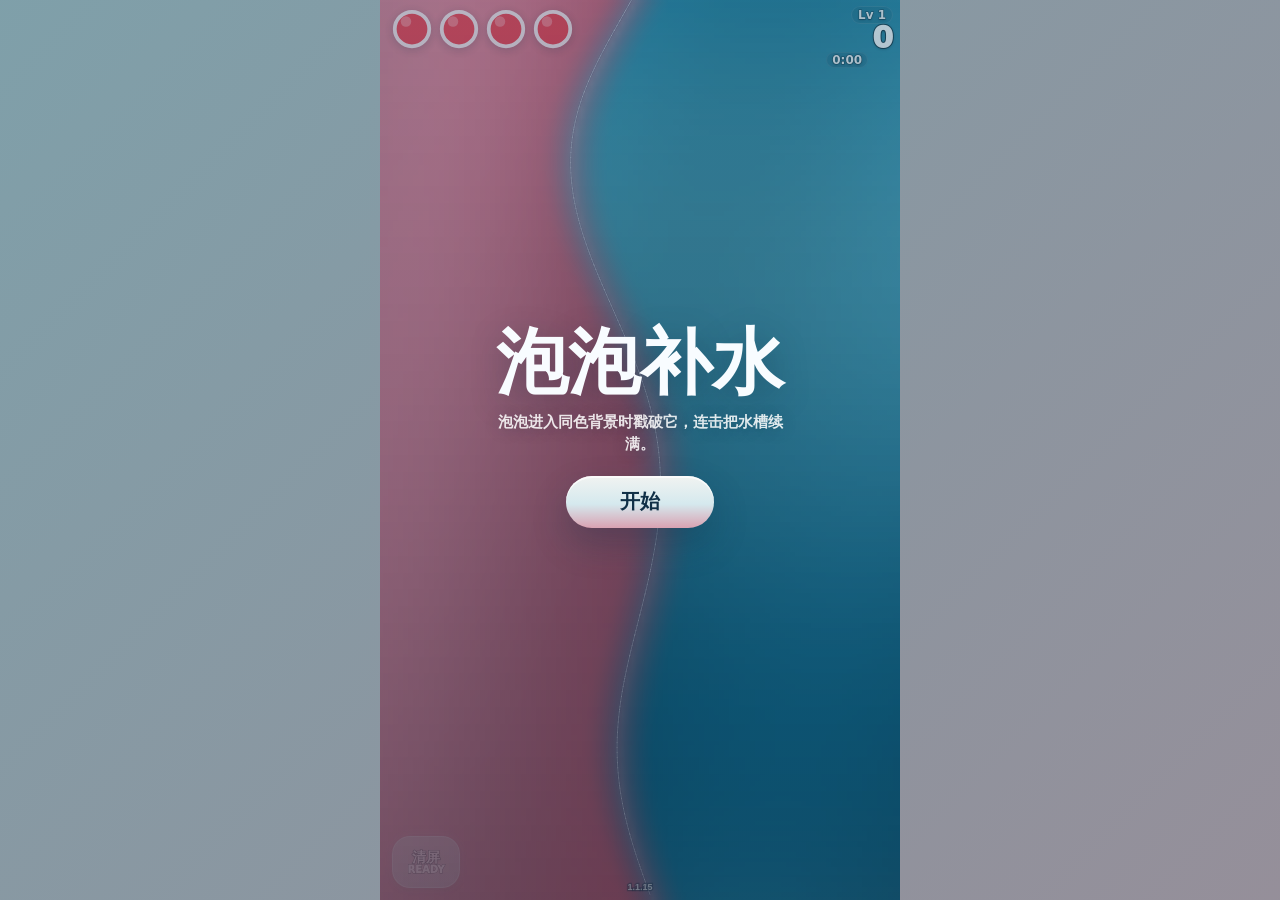
<file: index.html>
<!doctype html>
<html lang="zh-CN">
  <head>
    <meta charset="UTF-8" />
    <meta name="viewport" content="width=device-width, initial-scale=1, viewport-fit=cover" />
    <meta name="theme-color" content="#8ebfcb" />
    <title>泡泡补水</title>
    <link rel="stylesheet" href="./styles.css?v=1.1.15" />
  </head>
  <body>
    <main class="phone-shell" aria-label="泡泡补水游戏">
      <canvas id="game" aria-label="游戏画面"></canvas>

      <section class="hud" aria-label="游戏状态">
        <span id="difficultyLevel" class="difficulty-level">Lv 1</span>
        <div class="score-block water-block">
          <div class="water-topline">
            <span class="caption">水槽</span>
            <strong id="waterValue" class="water-value">100%</strong>
          </div>
          <div id="heartMeter" class="heart-meter" aria-hidden="true">
            <img class="heart-bubble" alt="" />
            <img class="heart-bubble" alt="" />
            <img class="heart-bubble" alt="" />
            <img class="heart-bubble" alt="" />
          </div>
          <div class="water-meter" aria-hidden="true">
            <span id="waterFill"></span>
          </div>
          <div id="comboChip" class="combo-chip" aria-live="polite"></div>
        </div>

        <div class="score-block right">
          <span class="caption">分数</span>
          <strong id="score">0</strong>
          <span id="timeValue" class="time-pill" aria-label="存活时间">0:00</span>
        </div>
      </section>

      <button id="clearSkill" class="clear-skill ready" type="button" aria-label="清屏技能">
        <span>清屏</span>
        <strong id="clearSkillValue">READY</strong>
      </button>

      <section id="curtain" class="curtain">
        <div class="title-mark">泡泡补水</div>
        <p class="start-copy">泡泡进入同色背景时戳破它，连击把水槽续满。</p>
        <button id="startButton" class="primary-button" type="button">开始</button>
        <div id="endStats" class="end-stats"></div>
      </section>
      <div id="startTransition" class="start-transition" aria-hidden="true"></div>
    </main>

    <script src="./background-engine.js?v=1.1.10" defer></script>
    <script src="./game.js?v=1.1.15" defer></script>
  </body>
</html>
</file>
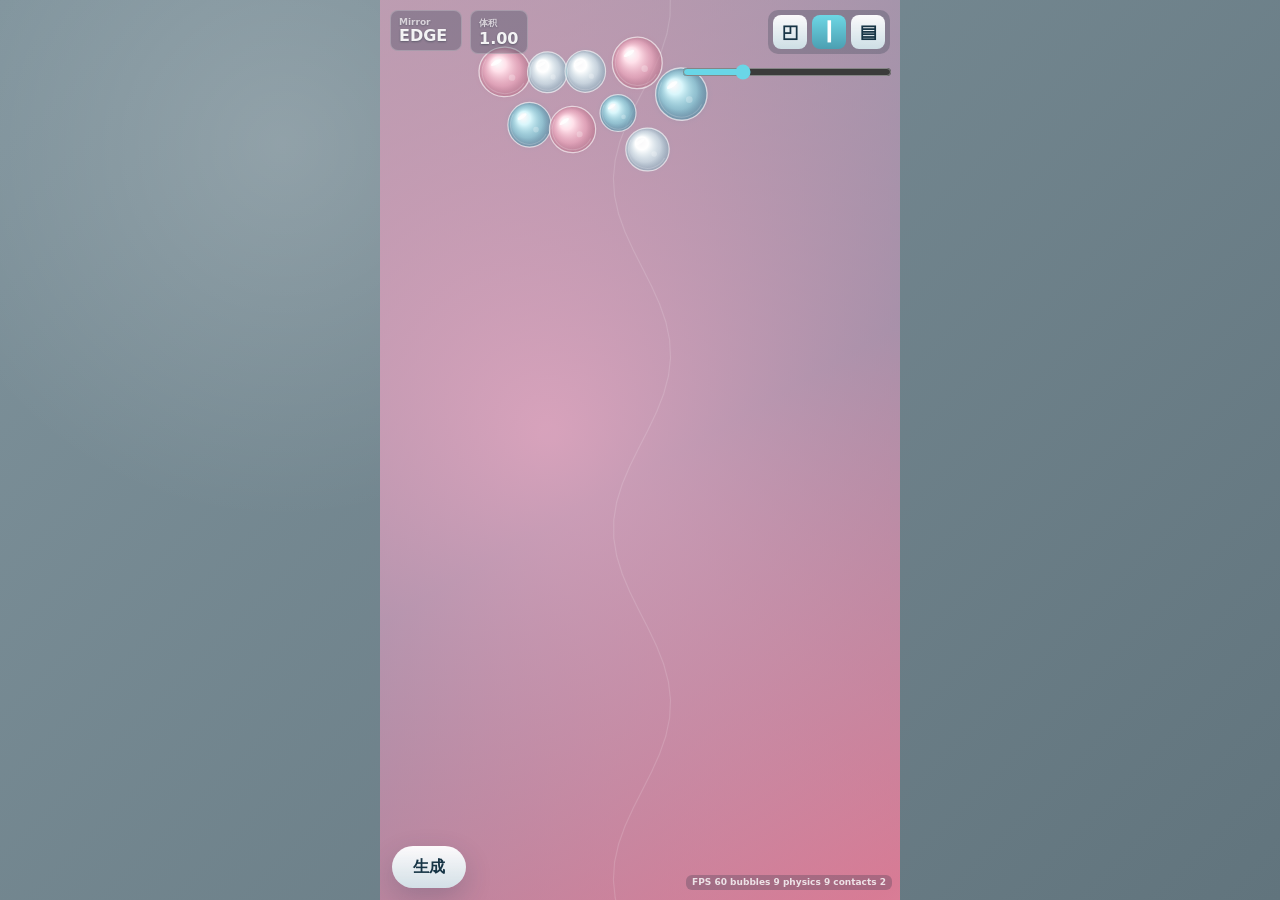
<file: mirror/index.html>
<!doctype html>
<html lang="zh-CN">
  <head>
    <meta charset="UTF-8" />
    <meta name="viewport" content="width=device-width, initial-scale=1, viewport-fit=cover" />
    <meta name="theme-color" content="#87b9c7" />
    <title>Mirror 泡泡</title>
    <link rel="stylesheet" href="./mirror.css?v=0.2.1" />
  </head>
  <body>
    <main class="mirror-shell" aria-label="Mirror 泡泡生成实验">
      <canvas id="mirrorCanvas" aria-label="Mirror 泡泡画面"></canvas>

      <section class="mirror-hud" aria-label="Mirror 控制">
        <div class="readout">
          <span>Mirror</span>
          <strong id="modeLabel">EDGE</strong>
        </div>
        <div class="readout compact">
          <span>体积</span>
          <strong id="volumeLabel">1.00</strong>
        </div>
        <div class="tool-row" role="group" aria-label="生成位置">
          <button type="button" data-mode="corner" title="角落">◰</button>
          <button type="button" data-mode="edge" title="边缘" class="active">┃</button>
          <button type="button" data-mode="range" title="范围">▤</button>
        </div>
        <label class="volume-control">
          <input id="volumeScale" type="range" min="0.70" max="1.80" value="1.00" step="0.05" aria-label="体积倍率" />
        </label>
      </section>

      <button id="burstButton" class="burst-button" type="button" aria-label="生成一串泡泡">生成</button>
      <div id="stats" class="mirror-stats" aria-hidden="true">--</div>
    </main>

    <script src="./mirror.js?v=0.2.1" defer></script>
  </body>
</html>
</file>
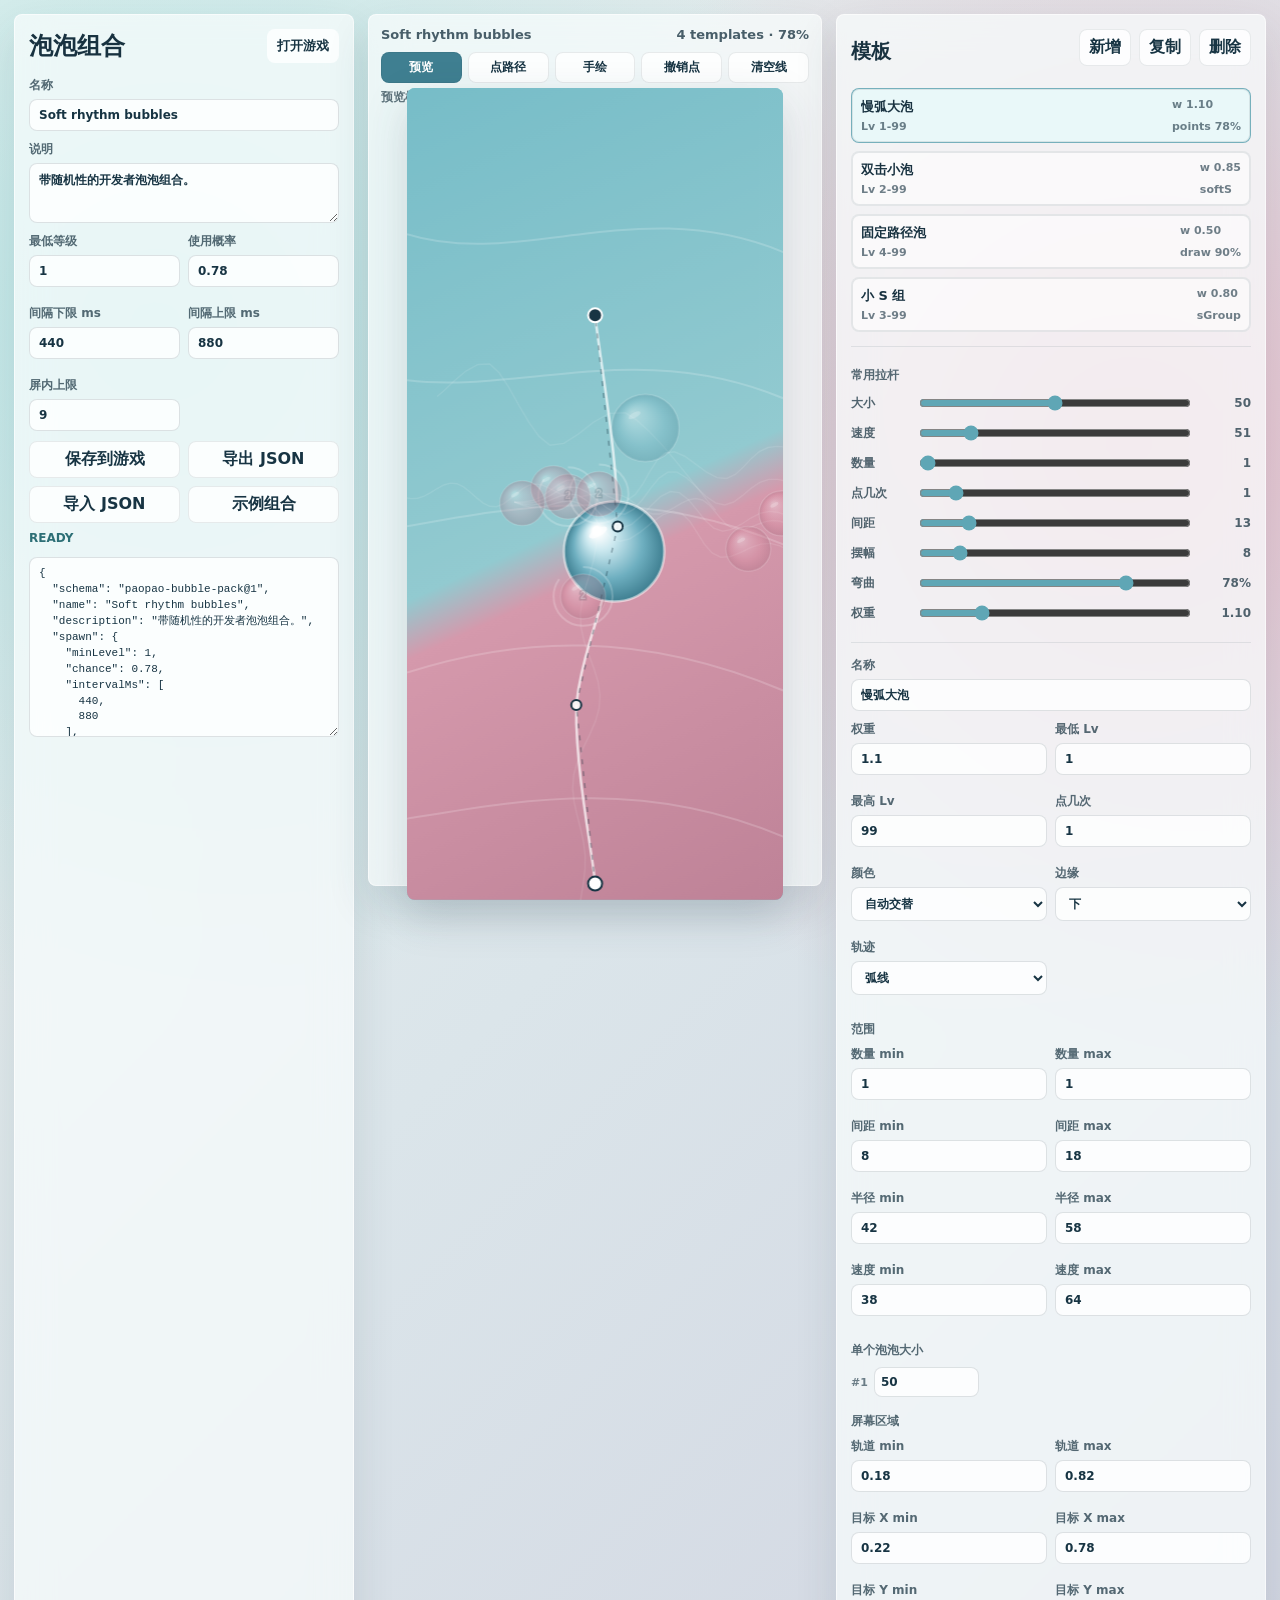
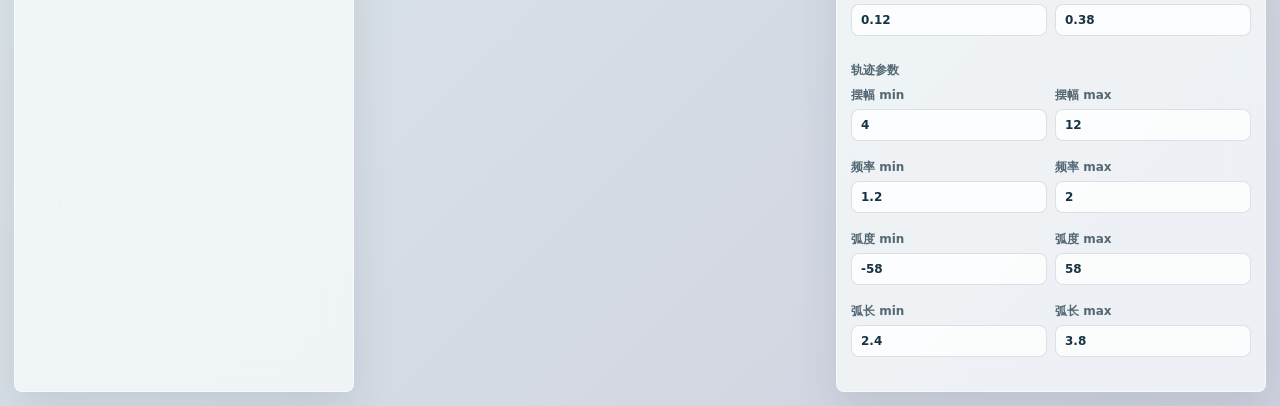
<file: editor.html>
<!doctype html>
<html lang="zh-CN">
  <head>
    <meta charset="UTF-8" />
    <meta name="viewport" content="width=device-width, initial-scale=1" />
    <meta name="theme-color" content="#6eafc0" />
    <title>泡泡组合编辑器</title>
    <link rel="stylesheet" href="./editor.css?v=1.1.0" />
  </head>
  <body>
    <main class="editor-shell">
      <aside class="panel pack-panel">
        <header>
          <h1>泡泡组合</h1>
          <a class="game-link" href="./index.html?dev=1">打开游戏</a>
        </header>

        <label>
          名称
          <input id="packName" type="text" maxlength="40" />
        </label>
        <label>
          说明
          <textarea id="packDescription" rows="3" maxlength="160"></textarea>
        </label>

        <div class="field-grid">
          <label>
            最低等级
            <input id="spawnMinLevel" type="number" min="1" max="99" step="1" />
          </label>
          <label>
            使用概率
            <input id="spawnChance" type="number" min="0" max="1" step="0.05" />
          </label>
          <label>
            间隔下限 ms
            <input id="intervalMin" type="number" min="160" max="2400" step="20" />
          </label>
          <label>
            间隔上限 ms
            <input id="intervalMax" type="number" min="160" max="2400" step="20" />
          </label>
          <label>
            屏内上限
            <input id="maxActive" type="number" min="1" max="12" step="1" />
          </label>
        </div>

        <div class="button-row">
          <button id="savePack" type="button">保存到游戏</button>
          <button id="exportPack" type="button">导出 JSON</button>
        </div>
        <div class="button-row">
          <button id="importPack" type="button">导入 JSON</button>
          <button id="resetPack" type="button">示例组合</button>
        </div>
        <input id="importFile" type="file" accept="application/json,.json" hidden />
        <p id="statusLine" class="status-line">READY</p>
        <textarea id="jsonOutput" class="json-output" spellcheck="false"></textarea>
      </aside>

      <section class="preview-panel">
        <div class="preview-top">
          <strong id="previewName">Preview</strong>
          <span id="previewMeta">0 templates</span>
        </div>
        <div class="draw-toolbar" aria-label="轨迹绘制工具">
          <button class="tool-button active" data-mode="preview" type="button">预览</button>
          <button class="tool-button" data-mode="points" type="button">点路径</button>
          <button class="tool-button" data-mode="draw" type="button">手绘</button>
          <button id="undoPathPoint" type="button">撤销点</button>
          <button id="clearPath" type="button">清空线</button>
        </div>
        <p id="drawHint" class="draw-hint">点路径：点击添加节点，拖动已有节点微调。手绘：按住拖出轨迹。</p>
        <canvas id="previewCanvas" width="390" height="844"></canvas>
      </section>

      <aside class="panel template-panel">
        <header>
          <h2>模板</h2>
          <div class="mini-actions">
            <button id="addTemplate" type="button">新增</button>
            <button id="duplicateTemplate" type="button">复制</button>
            <button id="deleteTemplate" type="button">删除</button>
          </div>
        </header>
        <div id="templateList" class="template-list"></div>

        <section class="quick-controls">
          <h3>常用拉杆</h3>
          <label class="slider-row">
            <span>大小</span>
            <input data-slider="size" type="range" min="14" max="86" step="1" />
            <output data-slider-value="size"></output>
          </label>
          <label class="slider-row">
            <span>速度</span>
            <input data-slider="speed" type="range" min="8" max="260" step="1" />
            <output data-slider-value="speed"></output>
          </label>
          <label class="slider-row">
            <span>数量</span>
            <input data-slider="count" type="range" min="1" max="12" step="1" />
            <output data-slider-value="count"></output>
          </label>
          <label class="slider-row">
            <span>点几次</span>
            <input data-slider="tapCount" type="range" min="0" max="9" step="1" />
            <output data-slider-value="tapCount"></output>
          </label>
          <label class="slider-row">
            <span>间距</span>
            <input data-slider="spacing" type="range" min="0" max="80" step="1" />
            <output data-slider-value="spacing"></output>
          </label>
          <label class="slider-row">
            <span>摆幅</span>
            <input data-slider="amplitude" type="range" min="0" max="64" step="1" />
            <output data-slider-value="amplitude"></output>
          </label>
          <label class="slider-row">
            <span>弯曲</span>
            <input data-slider="pathCurve" type="range" min="0" max="100" step="1" />
            <output data-slider-value="pathCurve"></output>
          </label>
          <label class="slider-row">
            <span>权重</span>
            <input data-slider="weight" type="range" min="0.05" max="5" step="0.05" />
            <output data-slider-value="weight"></output>
          </label>
        </section>

        <form id="templateForm" class="template-form">
          <label>
            名称
            <input data-template="label" type="text" maxlength="28" />
          </label>

          <div class="field-grid">
            <label>
              权重
              <input data-template="weight" type="number" min="0.05" max="20" step="0.05" />
            </label>
            <label>
              最低 Lv
              <input data-template="levelMin" type="number" min="1" max="99" step="1" />
            </label>
            <label>
              最高 Lv
              <input data-template="levelMax" type="number" min="1" max="99" step="1" />
            </label>
            <label>
              点几次
              <input data-template="tapCount" type="number" min="0" max="9" step="1" />
            </label>
            <label>
              颜色
              <select data-template="colorMode">
                <option value="auto">自动交替</option>
                <option value="random">随机</option>
                <option value="background">出生背景</option>
                <option value="left">蓝色</option>
                <option value="right">粉色</option>
              </select>
            </label>
            <label>
              边缘
              <select data-template="edge">
                <option value="random">随机</option>
                <option value="left">左</option>
                <option value="right">右</option>
                <option value="top">上</option>
                <option value="bottom">下</option>
              </select>
            </label>
            <label>
              轨迹
              <select data-template="trajectory">
                <option value="straight">直线</option>
                <option value="softS">柔 S</option>
                <option value="arc">弧线</option>
                <option value="zigzag">轻折线</option>
                <option value="spray">喷射</option>
                <option value="fan">扇形</option>
                <option value="sGroup">S 组</option>
                <option value="arcDuo">双弧</option>
              </select>
            </label>
          </div>

          <h3>范围</h3>
          <div class="field-grid">
            <label>
              数量 min
              <input data-template="count.0" type="number" min="1" max="12" step="1" />
            </label>
            <label>
              数量 max
              <input data-template="count.1" type="number" min="1" max="12" step="1" />
            </label>
            <label>
              间距 min
              <input data-template="spacing.0" type="number" min="0" max="80" step="1" />
            </label>
            <label>
              间距 max
              <input data-template="spacing.1" type="number" min="0" max="80" step="1" />
            </label>
            <label>
              半径 min
              <input data-template="size.0" type="number" min="14" max="86" step="1" />
            </label>
            <label>
              半径 max
              <input data-template="size.1" type="number" min="14" max="86" step="1" />
            </label>
            <label>
              速度 min
              <input data-template="speed.0" type="number" min="8" max="260" step="1" />
            </label>
            <label>
              速度 max
              <input data-template="speed.1" type="number" min="8" max="260" step="1" />
            </label>
          </div>

          <h3>单个泡泡大小</h3>
          <div id="bubbleSizeList" class="bubble-size-list"></div>

          <h3>屏幕区域</h3>
          <div class="field-grid">
            <label>
              轨道 min
              <input data-template="lane.0" type="number" min="0.08" max="0.92" step="0.01" />
            </label>
            <label>
              轨道 max
              <input data-template="lane.1" type="number" min="0.08" max="0.92" step="0.01" />
            </label>
            <label>
              目标 X min
              <input data-template="aimX.0" type="number" min="0.05" max="0.95" step="0.01" />
            </label>
            <label>
              目标 X max
              <input data-template="aimX.1" type="number" min="0.05" max="0.95" step="0.01" />
            </label>
            <label>
              目标 Y min
              <input data-template="aimY.0" type="number" min="0.05" max="0.95" step="0.01" />
            </label>
            <label>
              目标 Y max
              <input data-template="aimY.1" type="number" min="0.05" max="0.95" step="0.01" />
            </label>
          </div>

          <h3>轨迹参数</h3>
          <div class="field-grid">
            <label>
              摆幅 min
              <input data-template="amplitude.0" type="number" min="0" max="64" step="1" />
            </label>
            <label>
              摆幅 max
              <input data-template="amplitude.1" type="number" min="0" max="64" step="1" />
            </label>
            <label>
              频率 min
              <input data-template="frequency.0" type="number" min="0.4" max="8" step="0.1" />
            </label>
            <label>
              频率 max
              <input data-template="frequency.1" type="number" min="0.4" max="8" step="0.1" />
            </label>
            <label>
              弧度 min
              <input data-template="arcBend.0" type="number" min="-110" max="110" step="1" />
            </label>
            <label>
              弧度 max
              <input data-template="arcBend.1" type="number" min="-110" max="110" step="1" />
            </label>
            <label>
              弧长 min
              <input data-template="arcLife.0" type="number" min="0.5" max="8" step="0.1" />
            </label>
            <label>
              弧长 max
              <input data-template="arcLife.1" type="number" min="0.5" max="8" step="0.1" />
            </label>
          </div>
        </form>
      </aside>
    </main>
    <script src="./editor.js?v=1.1.0" defer></script>
  </body>
</html>
</file>
<file: styles.css>
:root {
  color-scheme: light;
  font-family:
    "Microsoft YaHei UI", "PingFang SC", "Hiragino Sans GB", "Arial Rounded MT Bold",
    ui-rounded, system-ui, sans-serif;
  background: #70858d;
  --safe-top: env(safe-area-inset-top, 0px);
  --safe-bottom: env(safe-area-inset-bottom, 0px);
}

* {
  box-sizing: border-box;
}

html,
body {
  width: 100%;
  height: 100%;
  margin: 0;
  overflow: hidden;
  touch-action: none;
  user-select: none;
}

body {
  display: grid;
  place-items: center;
  color: #f8fcff;
  background:
    linear-gradient(135deg, rgba(142, 191, 203, 0.46), rgba(217, 162, 178, 0.34)),
    #72858d;
}

.phone-shell {
  position: relative;
  width: min(100vw, 520px, calc(100vh * 0.64));
  height: min(100vh, 920px);
  overflow: hidden;
  background: #8ebfcb;
}

@supports (height: 100dvh) {
  .phone-shell {
    width: min(100vw, 520px, calc(100dvh * 0.64));
    height: min(100dvh, 920px);
  }
}

#game {
  position: absolute;
  inset: 0;
  width: 100%;
  height: 100%;
  display: block;
}

.hud {
  position: absolute;
  z-index: 3;
  top: calc(6px + var(--safe-top));
  left: 6px;
  right: 7px;
  display: block;
  align-items: start;
  pointer-events: none;
}

.difficulty-level {
  position: absolute;
  top: 0;
  right: 0;
  transform: none;
  z-index: 2;
  padding: 2px 7px;
  border-radius: 999px;
  color: rgba(255, 255, 255, 0.9);
  background: rgba(12, 38, 58, 0.1);
  box-shadow: inset 0 0 0 1px rgba(255, 255, 255, 0.1);
  font-size: 12px;
  font-weight: 900;
  line-height: 1.2;
  letter-spacing: 0;
  -webkit-text-stroke: 1px rgba(15, 33, 43, 0.55);
  paint-order: stroke fill;
  text-shadow: 0 1px 2px rgba(15, 33, 43, 0.42);
}

.score-block {
  min-width: 0;
  display: grid;
  gap: 4px;
  justify-items: start;
  color: rgba(255, 255, 255, 0.96);
  -webkit-text-stroke: 1.1px rgba(15, 33, 43, 0.6);
  paint-order: stroke fill;
  text-shadow: 0 1px 3px rgba(15, 33, 43, 0.42);
}

.water-block {
  position: absolute;
  top: 0;
  left: 0;
  gap: 3px;
  width: min(58vw, 288px);
  padding: 0;
  opacity: 0.82;
  grid-template-columns: 1fr minmax(54px, auto);
  grid-template-rows: auto auto auto;
  align-items: center;
  column-gap: 8px;
  transition:
    opacity 160ms ease,
    transform 160ms ease;
}

.water-topline {
  grid-column: 2;
  grid-row: 1;
  display: flex;
  align-items: center;
  justify-content: flex-start;
  gap: 0;
}

.heart-meter {
  grid-column: 1;
  grid-row: 1;
  display: flex;
  align-items: center;
  gap: 0;
  min-width: 0;
  height: clamp(34px, 8vw, 46px);
}

.heart-bubble {
  width: clamp(38px, 9vw, 52px);
  aspect-ratio: 1.1;
  object-fit: contain;
  margin-right: -5px;
  filter: drop-shadow(0 2px 5px rgba(15, 33, 43, 0.24));
}

.water-block .caption {
  display: none;
}

.water-value {
  display: none;
  color: rgba(255, 255, 255, 0.98);
  font-family: "Arial Rounded MT Bold", "Nunito", "Baloo 2", "PingFang SC", "Microsoft YaHei UI", ui-rounded, sans-serif;
  font-size: clamp(22px, 5vw, 26px);
  line-height: 1;
  font-weight: 1000;
  font-variant-numeric: tabular-nums;
  letter-spacing: 0;
  -webkit-text-stroke: 1.45px rgba(15, 33, 43, 0.62);
  text-shadow:
    0 1px 0 rgba(255, 255, 255, 0.38),
    0 2px 5px rgba(15, 33, 43, 0.36);
  transform-origin: left bottom;
}

.score-block.right {
  position: absolute;
  top: 17px;
  right: 0;
  display: grid;
  grid-template-columns: auto auto;
  grid-template-rows: auto auto;
  align-items: start;
  justify-items: end;
  column-gap: 4px;
  row-gap: 0;
}

.score-block.right .caption {
  display: none;
}

.score-block.right strong {
  grid-column: 2;
  grid-row: 1;
}

.caption {
  font-size: 12px;
  font-weight: 900;
  letter-spacing: 0;
  opacity: 0.95;
  -webkit-text-stroke: 1px rgba(15, 33, 43, 0.64);
}

.score-block strong {
  font-size: clamp(24px, 6vw, 30px);
  line-height: 1;
  font-weight: 1000;
  font-variant-numeric: tabular-nums;
  -webkit-text-stroke: 1.8px rgba(15, 33, 43, 0.7);
}

.time-pill {
  grid-column: 1;
  grid-row: 2;
  justify-self: end;
  margin-top: -1px;
  padding: 1px 6px;
  border-radius: 999px;
  color: rgba(255, 255, 255, 0.92);
  background: rgba(12, 38, 58, 0.12);
  box-shadow: inset 0 0 0 1px rgba(255, 255, 255, 0.08);
  font-size: 12px;
  font-weight: 900;
  line-height: 1.2;
  font-variant-numeric: tabular-nums;
  -webkit-text-stroke: 1px rgba(15, 33, 43, 0.58);
  paint-order: stroke fill;
}

.clear-skill {
  --clear-charge: 1;
  position: absolute;
  z-index: 3;
  left: 12px;
  bottom: calc(12px + var(--safe-bottom));
  width: 68px;
  height: 52px;
  border: 0;
  border-radius: 18px;
  display: grid;
  place-items: center;
  align-content: center;
  gap: 1px;
  color: rgba(255, 255, 255, 0.96);
  background:
    linear-gradient(90deg, rgba(247, 251, 250, 0.5) calc(var(--clear-charge) * 100%), rgba(255, 255, 255, 0.12) 0),
    linear-gradient(180deg, rgba(24, 60, 78, 0.16), rgba(24, 60, 78, 0.28));
  box-shadow:
    inset 0 0 0 1px rgba(255, 255, 255, 0.28),
    0 4px 10px rgba(16, 48, 71, 0.12);
  font: inherit;
  pointer-events: auto;
  opacity: 0.56;
  overflow: hidden;
}

.clear-skill.ready {
  opacity: 0.9;
  box-shadow:
    inset 0 0 0 1px rgba(255, 255, 255, 0.36),
    0 0 10px rgba(213, 233, 238, 0.18),
    0 4px 10px rgba(16, 48, 71, 0.12);
}

.clear-skill:disabled {
  opacity: 0.38;
}

.clear-skill span {
  font-size: 14px;
  font-weight: 1000;
  line-height: 1;
  -webkit-text-stroke: 1px rgba(15, 33, 43, 0.7);
  paint-order: stroke fill;
  text-shadow: 0 1px 2px rgba(15, 33, 43, 0.42);
}

.clear-skill strong {
  font-size: 10px;
  font-weight: 1000;
  line-height: 1;
  letter-spacing: 0;
  opacity: 0.96;
  -webkit-text-stroke: 0.8px rgba(15, 33, 43, 0.68);
  paint-order: stroke fill;
}

.water-meter {
  display: none;
  grid-column: 1;
  grid-row: 1;
  position: relative;
  width: 100%;
  height: clamp(18px, 3.2vw, 23px);
  overflow: visible;
  border-radius: 999px;
  background: rgba(15, 46, 68, 0.13);
  box-shadow: 0 2px 7px rgba(17, 57, 85, 0.08);
  isolation: isolate;
  transform-origin: left center;
}

.water-meter::before,
.water-meter::after {
  position: absolute;
  content: "";
  pointer-events: none;
  background-repeat: no-repeat;
  background-size: 100% 100%;
}

.water-meter::before {
  z-index: 4;
  inset: -5px -8px;
  background-image: url("./assets/waterbar-frame.png");
  opacity: 0.88;
}

.water-meter::after {
  z-index: 5;
  inset: -5px -8px;
  background-image: url("./assets/waterbar-glass.png");
  opacity: 0.72;
}

.water-meter span {
  position: absolute;
  z-index: 2;
  left: 2px;
  top: 2px;
  display: block;
  width: 76%;
  height: calc(100% - 4px);
  overflow: hidden;
  border-radius: inherit;
  background: rgba(35, 213, 236, 0.32);
  box-shadow: 0 0 8px rgba(102, 229, 246, 0.18);
  transition: width 260ms cubic-bezier(0.2, 0.86, 0.26, 1);
  transform-origin: left center;
}

.water-meter span::before,
.water-meter span::after {
  position: absolute;
  inset: -8px -14px;
  width: max(220px, 112%);
  content: "";
  pointer-events: none;
  background-repeat: no-repeat;
  background-size: 100% 100%;
}

.water-meter span::before {
  z-index: 1;
  background-image: url("./assets/waterbar-fill.png");
  animation: water-drift 3.8s ease-in-out infinite;
}

.water-meter span::after {
  z-index: 2;
  background-image: url("./assets/waterbar-foam.png");
  opacity: 0.86;
  animation: water-surface-drift 2.9s ease-in-out infinite;
}

.combo-chip {
  --combo-left: 0;
  grid-column: 1 / span 2;
  grid-row: 2;
  justify-self: start;
  position: relative;
  min-height: 19px;
  opacity: 0;
  transform: translateY(-3px);
  color: rgba(255, 255, 255, 0.98);
  font-size: 13px;
  font-weight: 1000;
  line-height: 1;
  white-space: nowrap;
  -webkit-text-stroke: 1.1px rgba(15, 33, 43, 0.7);
  paint-order: stroke fill;
  text-shadow: 0 1px 3px rgba(15, 33, 43, 0.46);
  transition:
    opacity 160ms ease,
    transform 160ms ease;
}

.combo-chip::after {
  content: "";
  position: absolute;
  left: 0;
  right: 0;
  bottom: -5px;
  height: 1.5px;
  border-radius: 999px;
  background: rgba(255, 255, 255, 0.72);
  transform: scaleX(var(--combo-left));
  transform-origin: left center;
  opacity: 0;
  transition:
    opacity 120ms ease,
    transform 80ms linear,
    background 120ms ease;
}

.combo-chip.ranked {
  min-height: 28px;
  margin-top: 2px;
  padding-left: 34px;
  display: flex;
  align-items: center;
  font-size: 15px;
  transform: translateY(-1px);
}

.combo-chip.ranked::before {
  content: attr(data-rank);
  position: absolute;
  left: 0;
  top: 50%;
  transform: translateY(-52%) skewX(-10deg);
  color: rgba(255, 255, 255, 0.98);
  font-family: "Brush Script MT", "Segoe Script", "Comic Sans MS", "Arial Rounded MT Bold", cursive;
  font-size: 22px;
  font-style: italic;
  font-weight: 1000;
  line-height: 1;
  text-shadow:
    0 1px 3px rgba(15, 33, 43, 0.7),
    0 0 8px rgba(255, 255, 255, 0.34);
  -webkit-text-stroke: 1.4px rgba(15, 33, 43, 0.75);
  paint-order: stroke fill;
}

.combo-chip.ranked::after {
  left: 34px;
}

.combo-chip[data-rank="D"]::before {
  color: #b9e8f5;
  font-size: 21px;
  opacity: 0.9;
  text-shadow:
    0 1px 3px rgba(15, 33, 43, 0.72),
    0 0 7px rgba(115, 200, 221, 0.42);
}

.combo-chip[data-rank="C"]::before {
  color: #9ff0d2;
  font-size: 24px;
  text-shadow:
    0 1px 3px rgba(15, 33, 43, 0.72),
    0 0 8px rgba(92, 201, 168, 0.48);
}

.combo-chip[data-rank="B"]::before {
  color: #ffe08a;
  font-size: 27px;
  text-shadow:
    0 1px 3px rgba(15, 33, 43, 0.72),
    0 0 9px rgba(224, 168, 61, 0.54);
}

.combo-chip[data-rank="A"]::before {
  color: #ffb5cf;
  font-size: 31px;
  transform: translateY(-53%) skewX(-12deg);
  text-shadow:
    0 1px 4px rgba(15, 33, 43, 0.72),
    0 0 10px rgba(224, 111, 152, 0.58);
}

.combo-chip[data-rank="S"] {
  padding-left: 42px;
}

.combo-chip[data-rank="S"]::before {
  color: #ff9f74;
  font-size: 36px;
  transform: translateY(-53%) skewX(-14deg);
  text-shadow:
    0 1px 4px rgba(15, 33, 43, 0.74),
    0 0 12px rgba(241, 95, 78, 0.64);
}

.combo-chip[data-rank="SS"] {
  padding-left: 60px;
}

.combo-chip[data-rank="SS"]::before {
  color: #d99dff;
  font-size: 41px;
  transform: translateY(-53%) skewX(-15deg) scaleX(0.98);
  text-shadow:
    0 1px 4px rgba(15, 33, 43, 0.74),
    0 0 14px rgba(153, 101, 231, 0.7);
}

.combo-chip[data-rank="SSS"] {
  padding-left: 82px;
}

.combo-chip[data-rank="SSS"]::before {
  color: #fff2a3;
  font-size: 48px;
  transform: translateY(-53%) skewX(-16deg) scaleX(0.96);
  text-shadow:
    0 1px 4px rgba(15, 33, 43, 0.72),
    0 0 12px rgba(255, 120, 200, 0.66),
    0 0 20px rgba(255, 242, 163, 0.52);
}

.combo-chip[data-rank="S"]::after {
  left: 42px;
}

.combo-chip[data-rank="SS"]::after {
  left: 60px;
}

.combo-chip[data-rank="SSS"]::after {
  left: 82px;
}

.combo-chip.active,
.water-block.open .combo-chip {
  opacity: 1;
  transform: translateY(0);
}

.combo-chip.surge {
  color: rgba(255, 255, 255, 0.98);
  transform: translateY(-1px) scale(1.16);
  text-shadow:
    0 0 14px rgba(255, 255, 255, 0.56),
    0 1px 12px rgba(18, 50, 74, 0.3);
}

.combo-chip.milestone {
  transform: translateY(-2px) scale(1.28);
}

.water-block.warn,
.water-block.low,
.water-block.danger,
.water-block.critical,
.water-block.pulse,
.water-block.open {
  opacity: 0.96;
}

.combo-chip.active::after {
  opacity: 0.82;
}

.combo-chip.surge::after {
  height: 3px;
  background: linear-gradient(90deg, #d5e9ee, #ffffff, #f1d4dc);
  box-shadow: 0 0 14px rgba(255, 255, 255, 0.5);
}

.combo-chip.expiring::after {
  background: #f1d4dc;
}

.water-block.pulse .water-meter {
  animation: water-kick 300ms cubic-bezier(0.16, 1.35, 0.32, 1);
  box-shadow: 0 0 10px rgba(102, 229, 246, 0.22);
}

.water-block.combo-hot .water-meter span {
  opacity: 0.96;
}

.water-block.open .water-meter span {
  box-shadow: 0 0 10px rgba(239, 228, 190, 0.18);
}

.water-block.gain .water-meter span {
  animation: water-fill-pop 360ms cubic-bezier(0.16, 1.18, 0.32, 1);
}

.water-block.gain .water-value,
.water-block.pulse .water-value {
  animation: percent-bounce 360ms cubic-bezier(0.16, 1.28, 0.32, 1);
}

.water-block.drain .water-meter {
  animation: water-drain-nudge 380ms ease-out;
}

.water-block.shock .water-meter {
  animation: water-drain-shock 460ms cubic-bezier(0.14, 1.25, 0.24, 1);
}

.water-block.drain .water-value,
.water-block.shock .water-value {
  color: #eefbff;
  animation: water-number-dip 380ms ease-out;
}

.water-block.gain .water-meter span::after {
  opacity: 1;
  animation:
    water-surface-drift 2.9s ease-in-out infinite,
    water-splash-line 420ms ease-out;
}

.water-block.drain .water-meter span::before {
  animation-duration: 2.6s;
}

.water-block.drain .water-meter span::after {
  opacity: 0.7;
  animation-duration: 2.1s;
}

.water-block.warn .water-meter {
  box-shadow:
    inset 0 0 0 1px rgba(255, 255, 255, 0.3),
    0 0 8px rgba(223, 246, 251, 0.16);
}

.water-block.low .water-value {
  color: #eefbff;
}

.water-block.low .water-meter {
  box-shadow:
    inset 0 0 0 1px rgba(255, 255, 255, 0.28),
    0 0 9px rgba(34, 61, 86, 0.22);
}

.water-block.danger .water-value {
  color: #fff1c7;
  animation: water-danger-pulse 820ms ease-in-out infinite;
}

.water-block.danger .water-meter {
  box-shadow:
    inset 0 0 0 1px rgba(255, 255, 255, 0.34),
    0 0 11px rgba(34, 61, 86, 0.3);
}

.water-block.critical .water-value {
  color: #fff8df;
  animation: water-critical-pulse 560ms ease-in-out infinite;
}

.water-block.critical .water-meter {
  animation: water-critical-meter 720ms ease-in-out infinite;
  box-shadow:
    inset 0 0 0 1px rgba(255, 255, 255, 0.42),
    0 0 14px rgba(34, 61, 86, 0.4);
}

.water-block.critical.shock .water-meter,
.water-block.danger.shock .water-meter {
  animation: water-drain-shock 460ms cubic-bezier(0.14, 1.25, 0.24, 1);
}

.water-block.critical-flash .water-meter::after {
  opacity: 1;
}

.curtain {
  position: absolute;
  z-index: 4;
  inset: 0;
  display: grid;
  place-items: center;
  align-content: center;
  gap: 22px;
  padding: 28px;
  text-align: center;
  background:
    linear-gradient(180deg, rgba(21, 91, 134, 0.18), rgba(10, 27, 48, 0.42)),
    rgba(14, 49, 75, 0.12);
  transition:
    opacity 240ms ease,
    visibility 240ms ease;
}

.curtain.hidden {
  opacity: 0;
  visibility: hidden;
  pointer-events: none;
}

.curtain.starting .title-mark,
.curtain.starting .start-copy,
.curtain.starting .primary-button,
.curtain.starting .end-stats {
  animation: start-ui-dip 520ms ease forwards;
}

.title-mark {
  font-size: clamp(42px, 13vw, 72px);
  line-height: 0.95;
  font-weight: 950;
  text-shadow: 0 8px 32px rgba(8, 35, 57, 0.28);
}

.start-copy {
  max-width: 290px;
  margin: -8px 0 -2px;
  color: rgba(255, 255, 255, 0.86);
  font-size: 15px;
  font-weight: 850;
  line-height: 1.5;
  text-shadow: 0 2px 16px rgba(8, 35, 57, 0.24);
}

.primary-button {
  min-width: 148px;
  min-height: 52px;
  border: 0;
  border-radius: 999px;
  padding: 0 28px;
  color: #103047;
  background: linear-gradient(180deg, #f1f3f1, #d5e9ee 54%, #d9a2b2);
  box-shadow:
    inset 0 2px 0 rgba(255, 255, 255, 0.72),
    0 16px 34px rgba(16, 50, 75, 0.28);
  font: inherit;
  font-size: 20px;
  font-weight: 950;
  cursor: pointer;
}

.primary-button:disabled {
  cursor: default;
}

.primary-button:active {
  transform: translateY(1px) scale(0.99);
}

.dev-pack-panel {
  position: fixed;
  z-index: 20;
  left: 12px;
  bottom: 12px;
  display: flex;
  align-items: center;
  gap: 6px;
  max-width: min(520px, calc(100vw - 24px));
  padding: 6px;
  border: 1px solid rgba(255, 255, 255, 0.34);
  border-radius: 8px;
  color: rgba(255, 255, 255, 0.92);
  background: rgba(24, 45, 58, 0.42);
  box-shadow: 0 8px 26px rgba(31, 45, 58, 0.18);
  backdrop-filter: blur(14px);
  font-size: 11px;
  font-weight: 800;
}

.dev-pack-status {
  max-width: 180px;
  overflow: hidden;
  text-overflow: ellipsis;
  white-space: nowrap;
}

.dev-pack-panel button {
  min-width: 42px;
  border: 0;
  border-radius: 6px;
  padding: 5px 7px;
  color: #173443;
  background: rgba(255, 255, 255, 0.8);
  font: inherit;
  cursor: pointer;
}

.end-stats {
  min-width: min(76vw, 300px);
  min-height: 22px;
  margin: 0;
  display: grid;
  gap: 7px;
  font-size: 14px;
  font-weight: 800;
  color: rgba(255, 255, 255, 0.9);
  text-shadow: 0 1px 12px rgba(9, 32, 52, 0.32);
}

.end-stats:empty {
  display: block;
  min-width: 0;
}

.end-stats span {
  display: flex;
  justify-content: space-between;
  gap: 18px;
}

.end-stats strong {
  font-size: 16px;
  font-variant-numeric: tabular-nums;
}

.start-transition {
  position: absolute;
  z-index: 5;
  inset: 0;
  overflow: hidden;
  pointer-events: none;
  visibility: hidden;
  opacity: 0;
}

.start-transition::before {
  position: absolute;
  inset: -18%;
  content: "";
  background:
    radial-gradient(circle at 50% 62%, rgba(255, 255, 255, 0.72), transparent 0 8%, rgba(213, 233, 238, 0.5) 12%, transparent 30%),
    radial-gradient(circle at 26% 38%, rgba(241, 212, 220, 0.28), transparent 32%),
    radial-gradient(circle at 76% 32%, rgba(213, 233, 238, 0.34), transparent 34%);
  transform: scale(0.42);
  opacity: 0;
}

.start-transition::after {
  position: absolute;
  inset: 0;
  content: "";
  background:
    linear-gradient(180deg, rgba(255, 255, 255, 0.0), rgba(255, 255, 255, 0.2) 44%, rgba(255, 255, 255, 0.0)),
    radial-gradient(circle at 50% 54%, rgba(255, 255, 255, 0.48), transparent 42%);
  transform: translateY(40%);
  opacity: 0;
}

.start-transition.active {
  visibility: visible;
  opacity: 1;
  pointer-events: auto;
}

.start-transition.active::before {
  animation: start-wash 1420ms cubic-bezier(0.16, 0.9, 0.18, 1) forwards;
}

.start-transition.active::after {
  animation: start-glint 1120ms ease-out 170ms forwards;
}

.splash-ring,
.start-bubble {
  position: absolute;
  left: 50%;
  top: 61%;
  border-radius: 50%;
  will-change: transform, opacity;
}

.splash-ring {
  width: min(34vw, 142px);
  aspect-ratio: 1;
  border: 2px solid rgba(255, 255, 255, 0.68);
  box-shadow:
    0 0 0 10px rgba(213, 233, 238, 0.12),
    0 0 38px rgba(255, 255, 255, 0.34);
  transform: translate(-50%, -50%) scale(0.16);
  opacity: 0;
}

.start-transition.active .splash-ring {
  animation: ring-pop 920ms cubic-bezier(0.12, 0.92, 0.16, 1) forwards;
}

.start-bubble {
  width: var(--size);
  height: var(--size);
  background:
    radial-gradient(circle at 30% 24%, rgba(255, 255, 255, 0.92), transparent 0 18%, rgba(255, 255, 255, 0.3) 22%, transparent 34%),
    radial-gradient(circle at 68% 74%, rgba(255, 255, 255, 0.34), transparent 0 24%),
    linear-gradient(135deg, rgba(213, 233, 238, 0.56), rgba(241, 212, 220, 0.38));
  box-shadow:
    inset -3px -5px 10px rgba(95, 145, 160, 0.18),
    inset 2px 3px 9px rgba(255, 255, 255, 0.48),
    0 0 22px rgba(255, 255, 255, 0.22);
  transform: translate(-50%, -50%) scale(0.08);
  opacity: 0;
}

.start-bubble.tone-1 {
  background:
    radial-gradient(circle at 30% 24%, rgba(255, 255, 255, 0.92), transparent 0 18%, rgba(255, 255, 255, 0.3) 22%, transparent 34%),
    linear-gradient(135deg, rgba(241, 212, 220, 0.56), rgba(213, 233, 238, 0.34));
}

.start-bubble.tone-2 {
  background:
    radial-gradient(circle at 30% 24%, rgba(255, 255, 255, 0.94), transparent 0 18%, rgba(255, 255, 255, 0.3) 22%, transparent 34%),
    linear-gradient(135deg, rgba(247, 251, 250, 0.62), rgba(239, 228, 190, 0.32));
}

.start-transition.active .start-bubble {
  animation: bubble-splash var(--duration) cubic-bezier(0.12, 0.92, 0.18, 1) var(--delay) forwards;
}

@keyframes start-ui-dip {
  to {
    opacity: 0;
    transform: translateY(12px) scale(0.98);
  }
}

@keyframes start-wash {
  0% {
    opacity: 0;
    transform: scale(0.18) rotate(0deg);
  }

  38% {
    opacity: 0.95;
    transform: scale(1.08) rotate(5deg);
  }

  72% {
    opacity: 0.72;
    transform: scale(1.26) rotate(9deg);
  }

  100% {
    opacity: 0;
    transform: scale(1.48) rotate(12deg);
  }
}

@keyframes start-glint {
  0% {
    opacity: 0;
    transform: translateY(34%) scaleY(0.8);
  }

  34% {
    opacity: 0.72;
  }

  100% {
    opacity: 0;
    transform: translateY(-40%) scaleY(1.16);
  }
}

@keyframes ring-pop {
  0% {
    opacity: 0;
    transform: translate(-50%, -50%) scale(0.12);
  }

  28% {
    opacity: 0.9;
  }

  100% {
    opacity: 0;
    transform: translate(-50%, -50%) scale(6.4);
  }
}

@keyframes bubble-splash {
  0% {
    opacity: 0;
    transform: translate(-50%, -50%) scale(0.08);
  }

  18% {
    opacity: 0.96;
  }

  58% {
    opacity: 0.9;
    transform: translate(calc(-50% + var(--x-mid)), calc(-50% + var(--y-mid))) scale(1.08);
  }

  100% {
    opacity: 0;
    transform: translate(calc(-50% + var(--x) + var(--drift)), calc(-50% + var(--y) - 36px)) scale(var(--end-scale));
  }
}

@keyframes water-kick {
  0% {
    transform: scaleX(1) translateY(0);
  }

  38% {
    transform: scaleX(1.075) scaleY(1.25) translateY(-1px);
  }

  100% {
    transform: scaleX(1) translateY(0);
  }
}

@keyframes water-drift {
  0% {
    transform: translateX(-6px) translateY(0) scaleY(1);
  }

  50% {
    transform: translateX(4px) translateY(-1px) scaleY(1.04);
  }

  100% {
    transform: translateX(-6px) translateY(0) scaleY(1);
  }
}

@keyframes water-surface-drift {
  0% {
    transform: translateX(-10px) translateY(0);
  }

  50% {
    transform: translateX(8px) translateY(-1px);
  }

  100% {
    transform: translateX(-10px) translateY(0);
  }
}

@keyframes water-fill-pop {
  0% {
    transform: scaleX(1) scaleY(1);
  }

  42% {
    transform: scaleX(1.035) scaleY(1.22) translateY(-1px);
  }

  100% {
    transform: scaleX(1) scaleY(1);
  }
}

@keyframes water-drain-nudge {
  0% {
    transform: translateY(0) scaleX(1);
  }

  42% {
    transform: translateY(1px) scaleX(0.985);
  }

  100% {
    transform: translateY(0) scaleX(1);
  }
}

@keyframes water-drain-shock {
  0% {
    transform: translate3d(0, 0, 0) scaleX(1);
  }

  24% {
    transform: translate3d(-3px, 1px, 0) scaleX(0.965);
  }

  52% {
    transform: translate3d(2px, -1px, 0) scaleX(1.018);
  }

  100% {
    transform: translate3d(0, 0, 0) scaleX(1);
  }
}

@keyframes water-number-dip {
  0% {
    transform: translateY(0) scale(1);
  }

  44% {
    transform: translateY(2px) scale(0.96, 1.08);
  }

  100% {
    transform: translateY(0) scale(1);
  }
}

@keyframes water-danger-pulse {
  0%,
  100% {
    transform: scale(1);
  }

  50% {
    transform: scale(1.055);
  }
}

@keyframes water-critical-pulse {
  0%,
  100% {
    transform: translateY(0) scale(1);
  }

  50% {
    transform: translateY(-1px) scale(1.1);
  }
}

@keyframes water-critical-meter {
  0%,
  100% {
    transform: scaleX(1) translateY(0);
  }

  50% {
    transform: scaleX(1.025) translateY(-1px);
  }
}

@keyframes percent-bounce {
  0% {
    transform: scale(1);
  }

  38% {
    transform: scale(1.12, 0.92) translateY(1px);
  }

  62% {
    transform: scale(0.96, 1.08) translateY(-1px);
  }

  100% {
    transform: scale(1);
  }
}

@keyframes water-splash-line {
  0% {
    transform: translateX(-18px) translateY(2px);
    opacity: 0.62;
  }

  45% {
    transform: translateX(4px) translateY(-3px);
    opacity: 1;
  }

  100% {
    transform: translateX(12px) translateY(0);
    opacity: 0.86;
  }
}

@media (min-width: 700px) and (min-height: 760px) {
  .phone-shell {
    border-radius: 0;
  }
}

@media (max-width: 360px), (max-height: 640px) {
  .hud {
    top: calc(8px + var(--safe-top));
    left: 9px;
    right: 9px;
  }

  .water-block {
    width: min(42vw, 184px);
    column-gap: 6px;
  }

  .score-block strong {
    font-size: 22px;
  }

  .water-value {
    font-size: clamp(20px, 5.4vw, 24px);
  }

  .caption,
  .difficulty-level,
  .time-pill {
    font-size: 10px;
  }

  .combo-chip {
    font-size: 11px;
  }

  .combo-chip.ranked {
    min-height: 24px;
    padding-left: 28px;
    font-size: 12px;
  }

  .combo-chip.ranked::before {
    font-size: 19px;
  }

  .combo-chip[data-rank="D"]::before {
    font-size: 18px;
  }

  .combo-chip[data-rank="C"]::before {
    font-size: 21px;
  }

  .combo-chip[data-rank="B"]::before {
    font-size: 23px;
  }

  .combo-chip.ranked::after {
    left: 28px;
  }

  .combo-chip[data-rank="A"]::before {
    font-size: 26px;
  }

  .combo-chip[data-rank="S"] {
    padding-left: 35px;
  }

  .combo-chip[data-rank="S"]::before {
    font-size: 30px;
  }

  .combo-chip[data-rank="SS"] {
    padding-left: 48px;
  }

  .combo-chip[data-rank="SS"]::before {
    font-size: 34px;
  }

  .combo-chip[data-rank="SSS"] {
    padding-left: 64px;
  }

  .combo-chip[data-rank="SSS"]::before {
    font-size: 39px;
  }

  .combo-chip[data-rank="S"]::after {
    left: 35px;
  }

  .combo-chip[data-rank="SS"]::after {
    left: 48px;
  }

  .combo-chip[data-rank="SSS"]::after {
    left: 64px;
  }

  .clear-skill {
    width: 62px;
    height: 48px;
  }

}
</file>
<file: mirror/mirror.css>
* {
  box-sizing: border-box;
}

html,
body {
  width: 100%;
  height: 100%;
  margin: 0;
}

body {
  display: grid;
  place-items: center;
  overflow: hidden;
  background:
    radial-gradient(circle at 22% 16%, rgba(255, 255, 255, 0.18), transparent 30%),
    linear-gradient(135deg, #7f939c, #61747d);
  font-family: "Arial Rounded MT Bold", "PingFang SC", "Microsoft YaHei UI", system-ui, sans-serif;
}

.mirror-shell {
  position: relative;
  width: min(100vw, 520px, calc(100vh * 0.64));
  height: min(100vh, 920px);
  overflow: hidden;
  background: #83bac8;
  touch-action: none;
}

@supports (height: 100dvh) {
  .mirror-shell {
    width: min(100vw, 520px, calc(100dvh * 0.64));
    height: min(100dvh, 920px);
  }
}

#mirrorCanvas {
  position: absolute;
  inset: 0;
  display: block;
  width: 100%;
  height: 100%;
}

.mirror-hud {
  position: absolute;
  z-index: 3;
  top: calc(10px + env(safe-area-inset-top));
  left: calc(10px + env(safe-area-inset-left));
  right: calc(10px + env(safe-area-inset-right));
  display: grid;
  grid-template-columns: auto auto 1fr;
  gap: 8px;
  align-items: start;
  pointer-events: none;
}

.readout {
  min-width: 72px;
  padding: 6px 8px;
  border: 1px solid rgba(255, 255, 255, 0.22);
  border-radius: 8px;
  color: rgba(255, 255, 255, 0.92);
  background: rgba(19, 45, 62, 0.26);
  text-shadow: 0 1px 2px rgba(12, 31, 44, 0.35);
}

.readout.compact {
  min-width: 58px;
}

.readout span {
  display: block;
  font-size: 9px;
  font-weight: 900;
  letter-spacing: 0;
  opacity: 0.72;
}

.readout strong {
  display: block;
  margin-top: 1px;
  font-size: 16px;
  line-height: 1;
}

.tool-row {
  justify-self: end;
  display: inline-flex;
  gap: 5px;
  padding: 5px;
  border-radius: 10px;
  background: rgba(20, 44, 58, 0.22);
  pointer-events: auto;
}

.tool-row button,
.burst-button {
  border: 0;
  color: #173546;
  background: linear-gradient(180deg, rgba(255, 255, 255, 0.96), rgba(213, 233, 238, 0.9));
  font: inherit;
  font-weight: 950;
  cursor: pointer;
}

.tool-row button {
  width: 34px;
  height: 34px;
  border-radius: 8px;
  font-size: 18px;
  line-height: 1;
}

.tool-row button.active {
  color: #ffffff;
  background: linear-gradient(180deg, #6dd7e5, #4c9fb2);
}

.volume-control {
  grid-column: 1 / -1;
  justify-self: end;
  width: min(210px, 56vw);
  pointer-events: auto;
}

.volume-control input {
  width: 100%;
  accent-color: #69d6e7;
}

.burst-button {
  position: absolute;
  z-index: 3;
  left: calc(12px + env(safe-area-inset-left));
  bottom: calc(12px + env(safe-area-inset-bottom));
  min-width: 74px;
  min-height: 42px;
  padding: 0 14px;
  border-radius: 999px;
  box-shadow: 0 10px 28px rgba(16, 50, 75, 0.2);
}

.mirror-stats {
  position: absolute;
  z-index: 3;
  right: calc(8px + env(safe-area-inset-right));
  bottom: calc(10px + env(safe-area-inset-bottom));
  max-width: 68%;
  padding: 2px 6px;
  border-radius: 6px;
  color: rgba(255, 255, 255, 0.8);
  background: rgba(12, 38, 58, 0.22);
  font-size: 9px;
  font-weight: 900;
  line-height: 1.2;
  font-variant-numeric: tabular-nums;
  letter-spacing: 0;
  pointer-events: none;
}

@media (max-width: 360px), (max-height: 640px) {
  .mirror-hud {
    gap: 6px;
  }

  .readout {
    min-width: 58px;
    padding: 5px 7px;
  }

  .readout strong {
    font-size: 14px;
  }

  .tool-row button {
    width: 30px;
    height: 30px;
  }
}
</file>
<file: editor.css>
:root {
  color-scheme: light;
  font-family:
    "Microsoft YaHei UI", "PingFang SC", "Hiragino Sans GB",
    ui-rounded, system-ui, sans-serif;
  background: #6f8088;
  color: #183240;
}

* {
  box-sizing: border-box;
}

html,
body {
  width: 100%;
  min-height: 100%;
  margin: 0;
}

body {
  background:
    radial-gradient(circle at 12% 16%, rgba(165, 225, 226, 0.66), transparent 34%),
    radial-gradient(circle at 88% 22%, rgba(239, 166, 185, 0.62), transparent 32%),
    linear-gradient(135deg, #e9f1ef 0%, #dbe5ea 46%, #cfd1df 100%);
}

button,
input,
select,
textarea {
  font: inherit;
}

button {
  border: 0;
  border-radius: 8px;
  padding: 8px 10px;
  color: #173443;
  background: rgba(255, 255, 255, 0.82);
  box-shadow: inset 0 0 0 1px rgba(30, 61, 74, 0.1);
  font-weight: 900;
  cursor: pointer;
}

button:hover {
  background: #ffffff;
}

.editor-shell {
  min-height: 100vh;
  display: grid;
  grid-template-columns: minmax(280px, 340px) minmax(340px, 1fr) minmax(340px, 430px);
  gap: 14px;
  padding: 14px;
}

.panel,
.preview-panel {
  min-height: 0;
  border: 1px solid rgba(255, 255, 255, 0.58);
  border-radius: 8px;
  background: rgba(248, 252, 252, 0.72);
  box-shadow: 0 18px 44px rgba(39, 63, 76, 0.12);
  backdrop-filter: blur(18px);
}

.panel {
  overflow: auto;
  padding: 14px;
}

header {
  display: flex;
  align-items: center;
  justify-content: space-between;
  gap: 10px;
  margin-bottom: 14px;
}

h1,
h2,
h3 {
  margin: 0;
  letter-spacing: 0;
}

h1 {
  font-size: 24px;
}

h2 {
  font-size: 20px;
}

h3 {
  margin-top: 16px;
  margin-bottom: 8px;
  color: rgba(24, 50, 64, 0.72);
  font-size: 12px;
  text-transform: uppercase;
}

.game-link {
  border-radius: 8px;
  padding: 8px 10px;
  color: #173443;
  background: rgba(255, 255, 255, 0.78);
  text-decoration: none;
  font-size: 13px;
  font-weight: 900;
}

label {
  display: grid;
  gap: 5px;
  margin-bottom: 10px;
  color: rgba(24, 50, 64, 0.72);
  font-size: 12px;
  font-weight: 900;
}

input,
select,
textarea {
  width: 100%;
  min-width: 0;
  border: 1px solid rgba(30, 61, 74, 0.14);
  border-radius: 8px;
  padding: 8px 9px;
  color: #173443;
  background: rgba(255, 255, 255, 0.78);
  outline: none;
}

textarea {
  resize: vertical;
}

input:focus,
select:focus,
textarea:focus {
  border-color: rgba(95, 166, 181, 0.78);
  box-shadow: 0 0 0 3px rgba(105, 181, 196, 0.18);
}

.field-grid {
  display: grid;
  grid-template-columns: repeat(2, minmax(0, 1fr));
  gap: 8px;
}

.button-row,
.mini-actions {
  display: flex;
  gap: 8px;
  margin-bottom: 8px;
}

.button-row button,
.mini-actions button {
  flex: 1;
}

.status-line {
  min-height: 18px;
  margin: 8px 0;
  color: #2d6f76;
  font-size: 12px;
  font-weight: 900;
}

.json-output {
  min-height: 180px;
  max-height: 34vh;
  font-family: "Cascadia Mono", Consolas, monospace;
  font-size: 11px;
  line-height: 1.45;
}

.preview-panel {
  position: sticky;
  top: 14px;
  height: calc(100vh - 28px);
  display: grid;
  grid-template-rows: auto auto auto minmax(0, 1fr);
  place-items: center;
  padding: 12px;
}

.preview-top {
  width: min(100%, 430px);
  display: flex;
  justify-content: space-between;
  gap: 10px;
  margin-bottom: 10px;
  color: rgba(24, 50, 64, 0.78);
  font-size: 13px;
  font-weight: 900;
}

.draw-toolbar {
  width: min(100%, 430px);
  display: grid;
  grid-template-columns: repeat(5, minmax(0, 1fr));
  gap: 6px;
  margin-bottom: 6px;
}

.draw-toolbar button {
  min-width: 0;
  padding: 7px 6px;
  font-size: 12px;
}

.tool-button.active {
  color: #ffffff;
  background: #3f7f91;
}

.draw-hint {
  width: min(100%, 430px);
  min-height: 18px;
  margin: 0 0 8px;
  color: rgba(24, 50, 64, 0.68);
  font-size: 12px;
  font-weight: 800;
}

#previewCanvas {
  width: min(100%, 430px, calc((100vh - 88px) * 0.462));
  max-height: calc(100vh - 88px);
  aspect-ratio: 390 / 844;
  border-radius: 8px;
  background: #7ec0ca;
  box-shadow: 0 16px 44px rgba(39, 63, 76, 0.18);
  touch-action: none;
}

.template-list {
  display: grid;
  gap: 8px;
  margin-bottom: 14px;
}

.template-card {
  display: grid;
  grid-template-columns: 1fr auto;
  gap: 4px 8px;
  border: 1px solid rgba(30, 61, 74, 0.1);
  border-radius: 8px;
  padding: 9px;
  color: #183240;
  background: rgba(255, 255, 255, 0.58);
  text-align: left;
}

.template-card.active {
  border-color: rgba(84, 153, 169, 0.76);
  background: rgba(232, 249, 250, 0.86);
}

.template-card strong {
  overflow: hidden;
  text-overflow: ellipsis;
  white-space: nowrap;
  font-size: 13px;
}

.template-card span {
  color: rgba(24, 50, 64, 0.62);
  font-size: 11px;
  font-weight: 800;
}

.template-form {
  padding-bottom: 10px;
}

.quick-controls {
  border-top: 1px solid rgba(30, 61, 74, 0.1);
  border-bottom: 1px solid rgba(30, 61, 74, 0.1);
  padding: 4px 0 10px;
  margin-bottom: 14px;
}

.slider-row {
  grid-template-columns: 58px minmax(0, 1fr) 54px;
  align-items: center;
  gap: 8px;
  margin-bottom: 8px;
}

.slider-row span,
.slider-row output {
  color: rgba(24, 50, 64, 0.74);
  font-size: 12px;
  font-weight: 900;
}

.slider-row output {
  text-align: right;
  font-variant-numeric: tabular-nums;
}

.slider-row input[type="range"] {
  padding: 0;
  accent-color: #5fa6b5;
  background: transparent;
}

.bubble-size-list {
  display: grid;
  grid-template-columns: repeat(3, minmax(0, 1fr));
  gap: 8px;
}

.bubble-size-row {
  grid-template-columns: auto minmax(0, 1fr);
  align-items: center;
  gap: 6px;
  margin: 0;
}

.bubble-size-row span {
  color: rgba(24, 50, 64, 0.62);
  font-size: 11px;
  font-weight: 900;
}

.bubble-size-row input {
  padding: 7px 6px;
}

@media (max-width: 1100px) {
  .editor-shell {
    grid-template-columns: 320px minmax(320px, 1fr);
  }

  .template-panel {
    grid-column: 1 / -1;
  }
}

@media (max-width: 760px) {
  body {
    overflow: auto;
  }

  .editor-shell {
    grid-template-columns: 1fr;
    padding: 10px;
  }

  .preview-panel {
    position: static;
    height: auto;
  }

  #previewCanvas {
    width: min(100%, 390px);
  }
}
</file>
